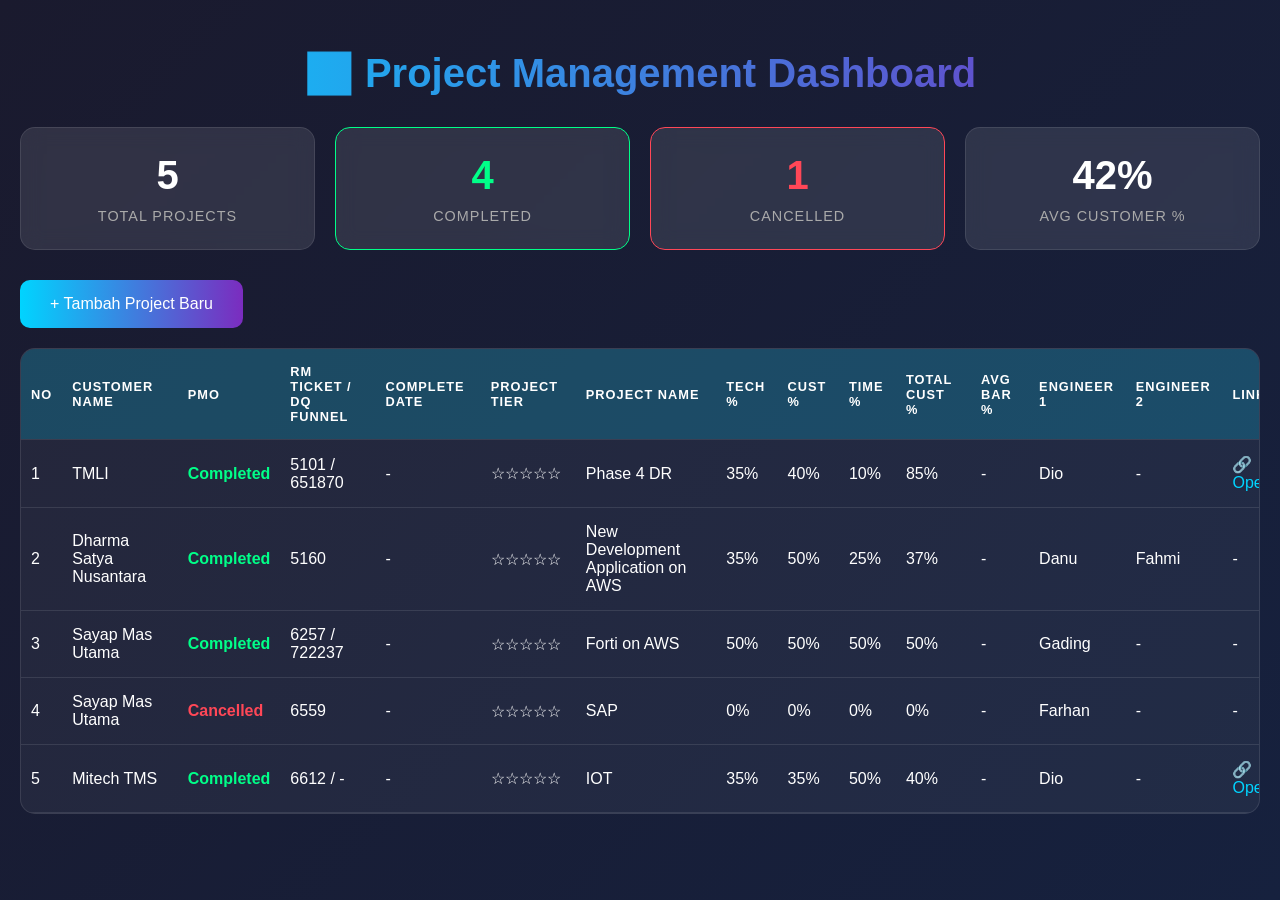
<file: index.html>
<!DOCTYPE html>
<html lang="id">
<head>
    <meta charset="UTF-8">
    <meta name="viewport" content="width=device-width, initial-scale=1.0">
    <title>Project Management Dashboard</title>
    <link rel="stylesheet" href="style.css">
</head>
<body>
    <div class="container">
        <header>
            <h1>📊 Project Management Dashboard</h1>
        </header>

        <!-- Stats Cards -->
        <div class="stats-container">
            <div class="stat-card">
                <div class="stat-number" id="totalProjects">0</div>
                <div class="stat-label">Total Projects</div>
            </div>
            <div class="stat-card completed">
                <div class="stat-number" id="completedProjects">0</div>
                <div class="stat-label">Completed</div>
            </div>
            <div class="stat-card cancelled">
                <div class="stat-number" id="cancelledProjects">0</div>
                <div class="stat-label">Cancelled</div>
            </div>
            <div class="stat-card">
                <div class="stat-number" id="avgScore">0%</div>
                <div class="stat-label">Avg Customer %</div>
            </div>
        </div>

        <!-- Add New Project Button -->
        <button class="btn-add" onclick="openModal()">+ Tambah Project Baru</button>

        <!-- Data Table -->
        <div class="table-container">
            <table id="projectTable">
                <thead>
                    <tr>
                        <th>No</th>
                        <th>Customer Name</th>
                        <th>PMO</th>
                        <th>RM Ticket / DQ Funnel</th>
                        <th>Complete Date</th>
                        <th>Project Tier</th>
                        <th>Project Name</th>
                        <th>Tech %</th>
                        <th>Cust %</th>
                        <th>Time %</th>
                        <th>Total Cust %</th>
                        <th>Avg Bar %</th>
                        <th>Engineer 1</th>
                        <th>Engineer 2</th>
                        <th>Link</th>
                        <th>Aksi</th>
                    </tr>
                </thead>
                <tbody id="tableBody"></tbody>
            </table>
        </div>
    </div>

    <!-- Modal Form -->
    <div id="modal" class="modal">
        <div class="modal-content">
            <span class="close" onclick="closeModal()">&times;</span>
            <h2 id="modalTitle">Tambah Project Baru</h2>
            <form id="projectForm">
                <input type="hidden" id="editIndex" value="-1">
                
                <div class="form-row">
                    <div class="form-group">
                        <label>Customer Name *</label>
                        <input type="text" id="custName" required>
                    </div>
                    <div class="form-group">
                        <label>PMO Status *</label>
                        <select id="pmo" required>
                            <option value="">Pilih Status</option>
                            <option value="Completed">Completed</option>
                            <option value="In Progress">In Progress</option>
                            <option value="Cancelled">Cancelled</option>
                            <option value="On Hold">On Hold</option>
                        </select>
                    </div>
                </div>

                <div class="form-row">
                    <div class="form-group">
                        <label>RM Ticket / DQ Funnel</label>
                        <input type="text" id="rmTicket" placeholder="e.g. 5101 / 651870">
                    </div>
                    <div class="form-group">
                        <label>Complete Date</label>
                        <input type="date" id="completeDate">
                    </div>
                </div>

                <div class="form-row">
                    <div class="form-group">
                        <label>Project Tier</label>
                        <select id="projectTier">
                            <option value="☆☆☆☆☆">☆☆☆☆☆ (5 Star)</option>
                            <option value="☆☆☆☆">☆☆☆☆ (4 Star)</option>
                            <option value="☆☆☆">☆☆☆ (3 Star)</option>
                            <option value="☆☆">☆☆ (2 Star)</option>
                            <option value="☆">☆ (1 Star)</option>
                        </select>
                    </div>
                    <div class="form-group">
                        <label>Project Name *</label>
                        <input type="text" id="projectName" required>
                    </div>
                </div>

                <div class="form-row">
                    <div class="form-group">
                        <label>Tech Point (%)</label>
                        <input type="number" id="techPoint" min="0" max="100" placeholder="0-100">
                    </div>
                    <div class="form-group">
                        <label>Customer Point (%)</label>
                        <input type="number" id="custPoint" min="0" max="100" placeholder="0-100">
                    </div>
                    <div class="form-group">
                        <label>Time Point (%)</label>
                        <input type="number" id="timePoint" min="0" max="100" placeholder="0-100">
                    </div>
                </div>

                <div class="form-row">
                    <div class="form-group">
                        <label>Total Customer %</label>
                        <input type="number" id="totalCust" min="0" max="100" placeholder="0-100">
                    </div>
                    <div class="form-group">
                        <label>Project Average Bar %</label>
                        <input type="number" id="avgBar" min="0" max="100" placeholder="0-100">
                    </div>
                </div>

                <div class="form-row">
                    <div class="form-group">
                        <label>Engineer 1</label>
                        <input type="text" id="engineer1">
                    </div>
                    <div class="form-group">
                        <label>Engineer 2</label>
                        <input type="text" id="engineer2">
                    </div>
                </div>

                <div class="form-group full-width">
                    <label>Link NextCloud / GDrive</label>
                    <input type="url" id="link" placeholder="https://...">
                </div>

                <div class="form-actions">
                    <button type="button" class="btn-cancel" onclick="closeModal()">Batal</button>
                    <button type="submit" class="btn-submit">Simpan</button>
                </div>
            </form>
        </div>
    </div>

    <script src="app.js"></script>
</body>
</html>
</file>
<file: style.css>
* {
    margin: 0;
    padding: 0;
    box-sizing: border-box;
}

body {
    font-family: 'Segoe UI', Tahoma, Geneva, Verdana, sans-serif;
    background: linear-gradient(135deg, #1a1a2e 0%, #16213e 100%);
    min-height: 100vh;
    color: #fff;
}

.container {
    max-width: 1600px;
    margin: 0 auto;
    padding: 20px;
}

header {
    text-align: center;
    padding: 30px 0;
}

header h1 {
    font-size: 2.5rem;
    background: linear-gradient(90deg, #00d4ff, #7b2cbf);
    -webkit-background-clip: text;
    -webkit-text-fill-color: transparent;
    background-clip: text;
}

/* Stats Cards */
.stats-container {
    display: grid;
    grid-template-columns: repeat(auto-fit, minmax(200px, 1fr));
    gap: 20px;
    margin-bottom: 30px;
}

.stat-card {
    background: rgba(255, 255, 255, 0.1);
    backdrop-filter: blur(10px);
    border-radius: 15px;
    padding: 25px;
    text-align: center;
    border: 1px solid rgba(255, 255, 255, 0.1);
    transition: transform 0.3s ease;
}

.stat-card:hover {
    transform: translateY(-5px);
}

.stat-card.completed {
    border-color: #00ff88;
}

.stat-card.cancelled {
    border-color: #ff4757;
}

.stat-number {
    font-size: 2.5rem;
    font-weight: bold;
    margin-bottom: 10px;
}

.stat-card.completed .stat-number {
    color: #00ff88;
}

.stat-card.cancelled .stat-number {
    color: #ff4757;
}

.stat-label {
    color: #aaa;
    font-size: 0.9rem;
    text-transform: uppercase;
    letter-spacing: 1px;
}

/* Add Button */
.btn-add {
    background: linear-gradient(90deg, #00d4ff, #7b2cbf);
    color: white;
    border: none;
    padding: 15px 30px;
    font-size: 1rem;
    border-radius: 10px;
    cursor: pointer;
    margin-bottom: 20px;
    transition: transform 0.3s ease, box-shadow 0.3s ease;
}

.btn-add:hover {
    transform: scale(1.05);
    box-shadow: 0 5px 20px rgba(0, 212, 255, 0.4);
}

/* Table */
.table-container {
    background: rgba(255, 255, 255, 0.05);
    border-radius: 15px;
    overflow-x: auto;
    border: 1px solid rgba(255, 255, 255, 0.1);
}

table {
    width: 100%;
    border-collapse: collapse;
    min-width: 1400px;
}

th, td {
    padding: 15px 10px;
    text-align: left;
    border-bottom: 1px solid rgba(255, 255, 255, 0.1);
}

th {
    background: rgba(0, 212, 255, 0.2);
    font-weight: 600;
    text-transform: uppercase;
    font-size: 0.8rem;
    letter-spacing: 1px;
    position: sticky;
    top: 0;
}

tr:hover {
    background: rgba(255, 255, 255, 0.05);
}

.status-completed {
    color: #00ff88;
    font-weight: 600;
}

.status-cancelled {
    color: #ff4757;
    font-weight: 600;
}

.status-progress {
    color: #ffa502;
    font-weight: 600;
}

.link-btn {
    color: #00d4ff;
    text-decoration: none;
}

.link-btn:hover {
    text-decoration: underline;
}

.action-btns {
    display: flex;
    gap: 5px;
}

.btn-edit, .btn-delete {
    padding: 8px 12px;
    border: none;
    border-radius: 5px;
    cursor: pointer;
    font-size: 0.85rem;
    transition: opacity 0.3s;
}

.btn-edit {
    background: #ffa502;
    color: #000;
}

.btn-delete {
    background: #ff4757;
    color: #fff;
}

.btn-edit:hover, .btn-delete:hover {
    opacity: 0.8;
}


/* Modal */
.modal {
    display: none;
    position: fixed;
    top: 0;
    left: 0;
    width: 100%;
    height: 100%;
    background: rgba(0, 0, 0, 0.8);
    z-index: 1000;
    overflow-y: auto;
    padding: 20px;
}

.modal-content {
    background: linear-gradient(135deg, #1a1a2e 0%, #16213e 100%);
    max-width: 800px;
    margin: 20px auto;
    padding: 30px;
    border-radius: 20px;
    border: 1px solid rgba(255, 255, 255, 0.1);
    position: relative;
}

.close {
    position: absolute;
    top: 15px;
    right: 20px;
    font-size: 2rem;
    cursor: pointer;
    color: #aaa;
    transition: color 0.3s;
}

.close:hover {
    color: #ff4757;
}

.modal-content h2 {
    margin-bottom: 25px;
    color: #00d4ff;
}

.form-row {
    display: grid;
    grid-template-columns: repeat(auto-fit, minmax(200px, 1fr));
    gap: 20px;
    margin-bottom: 20px;
}

.form-group {
    display: flex;
    flex-direction: column;
}

.form-group.full-width {
    grid-column: 1 / -1;
}

.form-group label {
    margin-bottom: 8px;
    color: #aaa;
    font-size: 0.9rem;
}

.form-group input,
.form-group select {
    padding: 12px 15px;
    border: 1px solid rgba(255, 255, 255, 0.2);
    border-radius: 8px;
    background: rgba(255, 255, 255, 0.05);
    color: #fff;
    font-size: 1rem;
    transition: border-color 0.3s;
}

.form-group input:focus,
.form-group select:focus {
    outline: none;
    border-color: #00d4ff;
}

.form-group select option {
    background: #1a1a2e;
    color: #fff;
}

.form-actions {
    display: flex;
    justify-content: flex-end;
    gap: 15px;
    margin-top: 30px;
}

.btn-cancel, .btn-submit {
    padding: 12px 30px;
    border: none;
    border-radius: 8px;
    font-size: 1rem;
    cursor: pointer;
    transition: transform 0.3s, opacity 0.3s;
}

.btn-cancel {
    background: rgba(255, 255, 255, 0.1);
    color: #fff;
}

.btn-submit {
    background: linear-gradient(90deg, #00d4ff, #7b2cbf);
    color: #fff;
}

.btn-cancel:hover, .btn-submit:hover {
    transform: scale(1.05);
}

/* Responsive */
@media (max-width: 768px) {
    header h1 {
        font-size: 1.5rem;
    }
    
    .stat-card {
        padding: 15px;
    }
    
    .stat-number {
        font-size: 1.8rem;
    }
    
    .modal-content {
        padding: 20px;
    }
}
</file>
